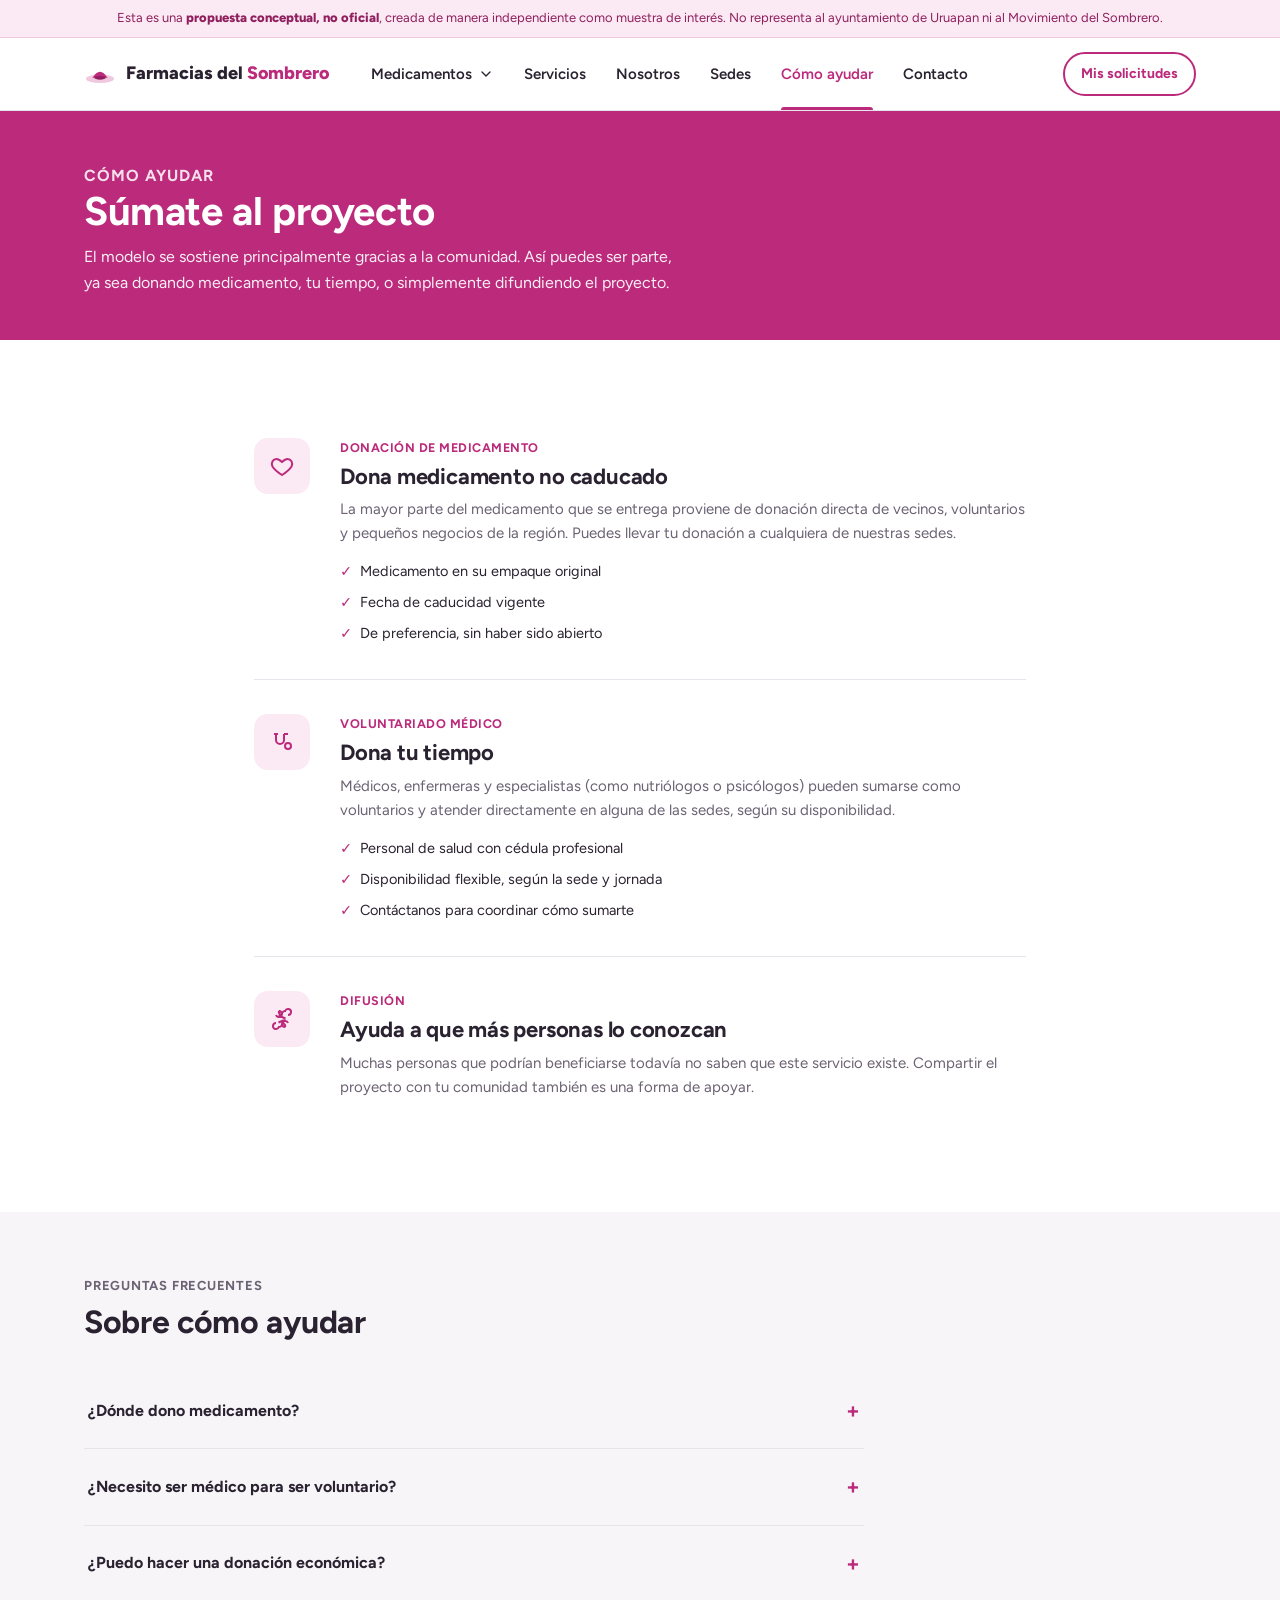
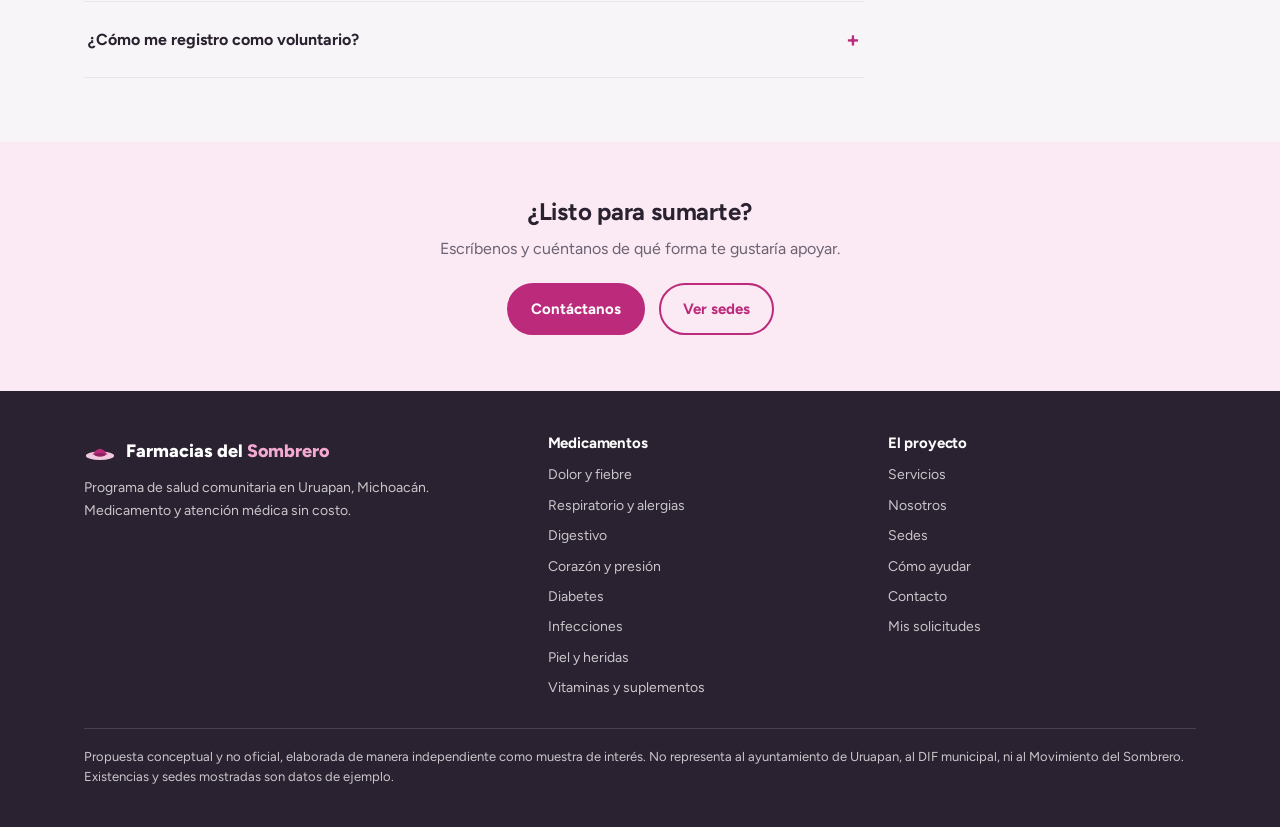
<file: como-ayudar.html>
<!DOCTYPE html>
<html lang="es-MX">
<head>
<meta charset="UTF-8">
<meta name="viewport" content="width=device-width, initial-scale=1.0">
<title>Cómo ayudar | Farmacias del Sombrero</title>
<link rel="preconnect" href="https://fonts.googleapis.com">
<link rel="preconnect" href="https://fonts.gstatic.com" crossorigin>
<link href="https://fonts.googleapis.com/css2?family=Figtree:wght@400;500;600;700;800&display=swap" rel="stylesheet">
<link rel="stylesheet" href="css/main.css">
</head>
<body data-page="como-ayudar">

<div id="site-disclaimer"></div>
<header id="site-header" class="site-header"></header>

<main>

<section class="pagina-hero">
  <div class="contenedor">
    <p class="section-eyebrow">Cómo ayudar</p>
    <h1>Súmate al proyecto</h1>
    <p>El modelo se sostiene principalmente gracias a la comunidad. Así puedes ser parte, ya sea donando medicamento, tu tiempo, o simplemente difundiendo el proyecto.</p>
  </div>
</section>

<section>
  <div class="contenedor" style="max-width:820px;">

    <div class="detalle-servicio">
      <div class="detalle-icono">
        <svg width="24" height="24" viewBox="0 0 24 24" fill="none" stroke="currentColor" stroke-width="2"><path d="M12 21s-7-4.35-9.5-8.5C.7 8.6 3 5 6.5 5c2 0 3.3 1 5.5 3 2.2-2 3.5-3 5.5-3 3.5 0 5.8 3.6 4 7.5C19 16.65 12 21 12 21z"/></svg>
      </div>
      <div>
        <p class="subtitulo">Donación de medicamento</p>
        <h2>Dona medicamento no caducado</h2>
        <p>La mayor parte del medicamento que se entrega proviene de donación directa de vecinos, voluntarios y pequeños negocios de la región. Puedes llevar tu donación a cualquiera de nuestras sedes.</p>
        <ul class="lista-requisitos">
          <li>Medicamento en su empaque original</li>
          <li>Fecha de caducidad vigente</li>
          <li>De preferencia, sin haber sido abierto</li>
        </ul>
      </div>
    </div>

    <div class="detalle-servicio">
      <div class="detalle-icono">
        <svg width="24" height="24" viewBox="0 0 24 24" fill="none" stroke="currentColor" stroke-width="2"><path d="M6 4v6a4 4 0 0 0 8 0V4M4 4h4M14 4h4"/><circle cx="18" cy="16" r="3"/></svg>
      </div>
      <div>
        <p class="subtitulo">Voluntariado médico</p>
        <h2>Dona tu tiempo</h2>
        <p>Médicos, enfermeras y especialistas (como nutriólogos o psicólogos) pueden sumarse como voluntarios y atender directamente en alguna de las sedes, según su disponibilidad.</p>
        <ul class="lista-requisitos">
          <li>Personal de salud con cédula profesional</li>
          <li>Disponibilidad flexible, según la sede y jornada</li>
          <li>Contáctanos para coordinar cómo sumarte</li>
        </ul>
      </div>
    </div>

    <div class="detalle-servicio">
      <div class="detalle-icono">
        <svg width="24" height="24" viewBox="0 0 24 24" fill="none" stroke="currentColor" stroke-width="2"><path d="M18 8a3 3 0 1 0-2.83-4H15a3 3 0 0 0-2.83 4M6 8a3 3 0 1 0 2.83-4H9a3 3 0 0 0 2.83 4M6 16a3 3 0 1 0 2.83 4H9a3 3 0 0 0 2.83-4M18 16a3 3 0 1 0-2.83 4H15a3 3 0 0 0-2.83-4M8.5 8.5l7 3M8.5 15.5l7-3"/></svg>
      </div>
      <div>
        <p class="subtitulo">Difusión</p>
        <h2>Ayuda a que más personas lo conozcan</h2>
        <p>Muchas personas que podrían beneficiarse todavía no saben que este servicio existe. Compartir el proyecto con tu comunidad también es una forma de apoyar.</p>
      </div>
    </div>

  </div>
</section>

<section class="faq">
  <div class="contenedor">
    <div class="section-head">
      <p class="section-eyebrow">Preguntas frecuentes</p>
      <h2>Sobre cómo ayudar</h2>
    </div>
    <div class="faq-lista">

      <div class="faq-item">
        <button class="faq-pregunta">¿Dónde dono medicamento?<span class="faq-signo">+</span></button>
        <div class="faq-respuesta"><div class="faq-respuesta-inner">Puedes llevarlo directamente a cualquiera de nuestras 7 sedes, siempre que esté en su empaque original y con fecha de caducidad vigente.</div></div>
      </div>

      <div class="faq-item">
        <button class="faq-pregunta">¿Necesito ser médico para ser voluntario?<span class="faq-signo">+</span></button>
        <div class="faq-respuesta"><div class="faq-respuesta-inner">El voluntariado en consulta está dirigido a personal de salud con cédula profesional. Si quieres apoyar de otra forma, escríbenos por el formulario de contacto.</div></div>
      </div>

      <div class="faq-item">
        <button class="faq-pregunta">¿Puedo hacer una donación económica?<span class="faq-signo">+</span></button>
        <div class="faq-respuesta"><div class="faq-respuesta-inner">El modelo se sostiene principalmente con donación de medicamento y tiempo voluntario. Si buscas otra forma de apoyar, contáctanos y con gusto te orientamos.</div></div>
      </div>

      <div class="faq-item">
        <button class="faq-pregunta">¿Cómo me registro como voluntario?<span class="faq-signo">+</span></button>
        <div class="faq-respuesta"><div class="faq-respuesta-inner">A través de nuestro formulario de contacto, seleccionando la opción "Quiero ser voluntario". Te contactaremos para coordinar los siguientes pasos.</div></div>
      </div>

    </div>
  </div>
</section>

<section class="cta-banda">
  <div class="contenedor">
    <h2>¿Listo para sumarte?</h2>
    <p>Escríbenos y cuéntanos de qué forma te gustaría apoyar.</p>
    <div class="hero-ctas">
      <a href="contacto.html" class="btn-primario">Contáctanos</a>
      <a href="sedes.html" class="btn-secundario">Ver sedes</a>
    </div>
  </div>
</section>

</main>

<footer id="site-footer" class="site-footer"></footer>

<script type="module" src="js/pages/estatica.js"></script>
</body>
</html>
</file>
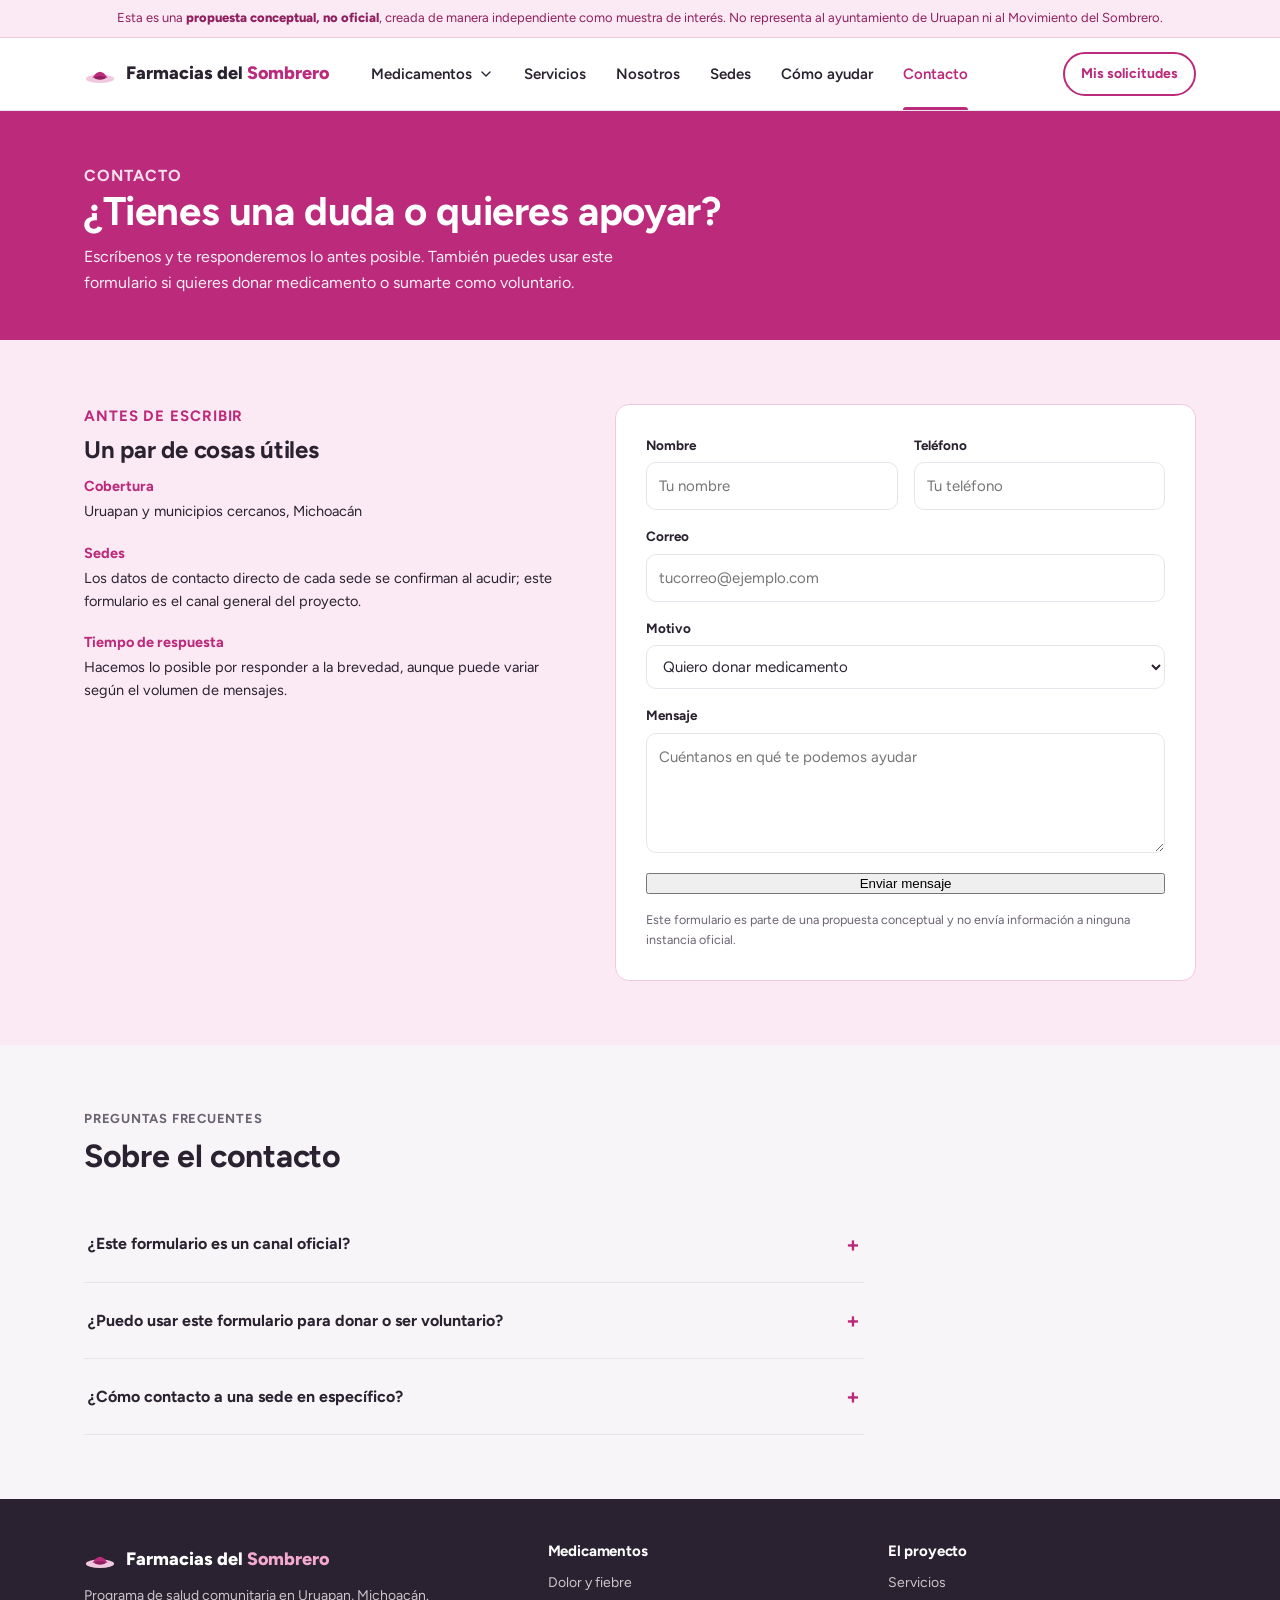
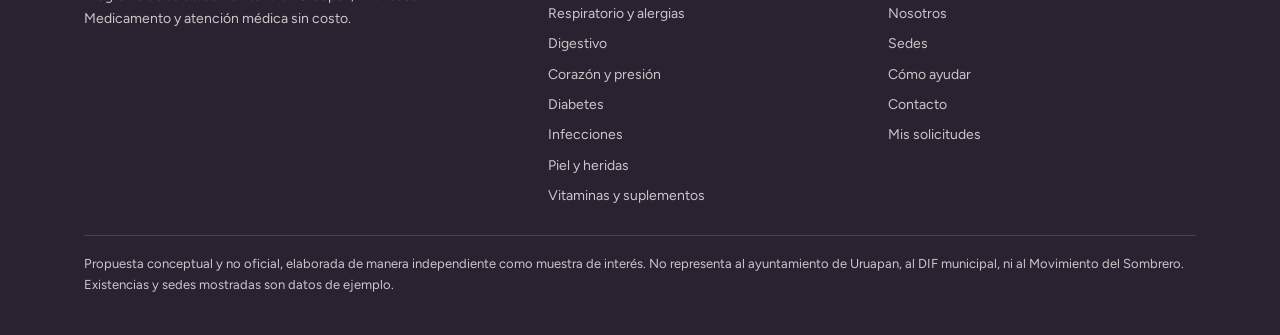
<file: contacto.html>
<!DOCTYPE html>
<html lang="es-MX">
<head>
<meta charset="UTF-8">
<meta name="viewport" content="width=device-width, initial-scale=1.0">
<title>Contacto | Farmacias del Sombrero</title>
<link rel="preconnect" href="https://fonts.googleapis.com">
<link rel="preconnect" href="https://fonts.gstatic.com" crossorigin>
<link href="https://fonts.googleapis.com/css2?family=Figtree:wght@400;500;600;700;800&display=swap" rel="stylesheet">
<link rel="stylesheet" href="css/main.css">
</head>
<body data-page="contacto">

<div id="site-disclaimer"></div>
<header id="site-header" class="site-header"></header>

<main>

<section class="pagina-hero">
  <div class="contenedor">
    <p class="section-eyebrow">Contacto</p>
    <h1>¿Tienes una duda o quieres apoyar?</h1>
    <p>Escríbenos y te responderemos lo antes posible. También puedes usar este formulario si quieres donar medicamento o sumarte como voluntario.</p>
  </div>
</section>

<section class="contacto">
  <div class="contenedor">
    <div class="contacto-info">
      <p class="section-eyebrow" style="color:var(--magenta)">Antes de escribir</p>
      <h2>Un par de cosas útiles</h2>
      <div class="contacto-dato">
        <div>
          <span class="etiqueta">Cobertura</span>
          Uruapan y municipios cercanos, Michoacán
        </div>
      </div>
      <div class="contacto-dato">
        <div>
          <span class="etiqueta">Sedes</span>
          Los datos de contacto directo de cada sede se confirman al acudir; este formulario es el canal general del proyecto.
        </div>
      </div>
      <div class="contacto-dato">
        <div>
          <span class="etiqueta">Tiempo de respuesta</span>
          Hacemos lo posible por responder a la brevedad, aunque puede variar según el volumen de mensajes.
        </div>
      </div>
    </div>
    <form class="contacto-form">
      <div class="campo-fila">
        <div class="campo">
          <label for="nombre">Nombre</label>
          <input type="text" id="nombre" name="nombre" placeholder="Tu nombre" required>
        </div>
        <div class="campo">
          <label for="telefono">Teléfono</label>
          <input type="tel" id="telefono" name="telefono" placeholder="Tu teléfono">
        </div>
      </div>
      <div class="campo">
        <label for="correo">Correo</label>
        <input type="email" id="correo" name="correo" placeholder="tucorreo@ejemplo.com" required>
      </div>
      <div class="campo">
        <label for="motivo">Motivo</label>
        <select id="motivo" name="motivo">
          <option>Quiero donar medicamento</option>
          <option>Quiero ser voluntario</option>
          <option>Tengo una pregunta sobre una sede</option>
          <option>Tengo una pregunta general</option>
          <option>Otro</option>
        </select>
      </div>
      <div class="campo">
        <label for="mensaje">Mensaje</label>
        <textarea id="mensaje" name="mensaje" rows="4" placeholder="Cuéntanos en qué te podemos ayudar" required></textarea>
      </div>
      <button type="submit" class="form-btn">Enviar mensaje</button>
      <p class="form-nota">Este formulario es parte de una propuesta conceptual y no envía información a ninguna instancia oficial.</p>
    </form>
  </div>
</section>

<section class="faq">
  <div class="contenedor">
    <div class="section-head">
      <p class="section-eyebrow">Preguntas frecuentes</p>
      <h2>Sobre el contacto</h2>
    </div>
    <div class="faq-lista">

      <div class="faq-item">
        <button class="faq-pregunta">¿Este formulario es un canal oficial?<span class="faq-signo">+</span></button>
        <div class="faq-respuesta"><div class="faq-respuesta-inner">No. Este sitio es una propuesta conceptual, no oficial, así que este formulario no envía información a ninguna instancia de gobierno.</div></div>
      </div>

      <div class="faq-item">
        <button class="faq-pregunta">¿Puedo usar este formulario para donar o ser voluntario?<span class="faq-signo">+</span></button>
        <div class="faq-respuesta"><div class="faq-respuesta-inner">Sí, selecciona el motivo correspondiente al llenarlo y con gusto te orientamos sobre los siguientes pasos.</div></div>
      </div>

      <div class="faq-item">
        <button class="faq-pregunta">¿Cómo contacto a una sede en específico?<span class="faq-signo">+</span></button>
        <div class="faq-respuesta"><div class="faq-respuesta-inner">Este formulario es el canal general del proyecto. Los datos de contacto directo de cada sede se confirman al momento de la visita.</div></div>
      </div>

    </div>
  </div>
</section>

</main>

<footer id="site-footer" class="site-footer"></footer>

<script type="module" src="js/pages/estatica.js"></script>
</body>
</html>
</file>
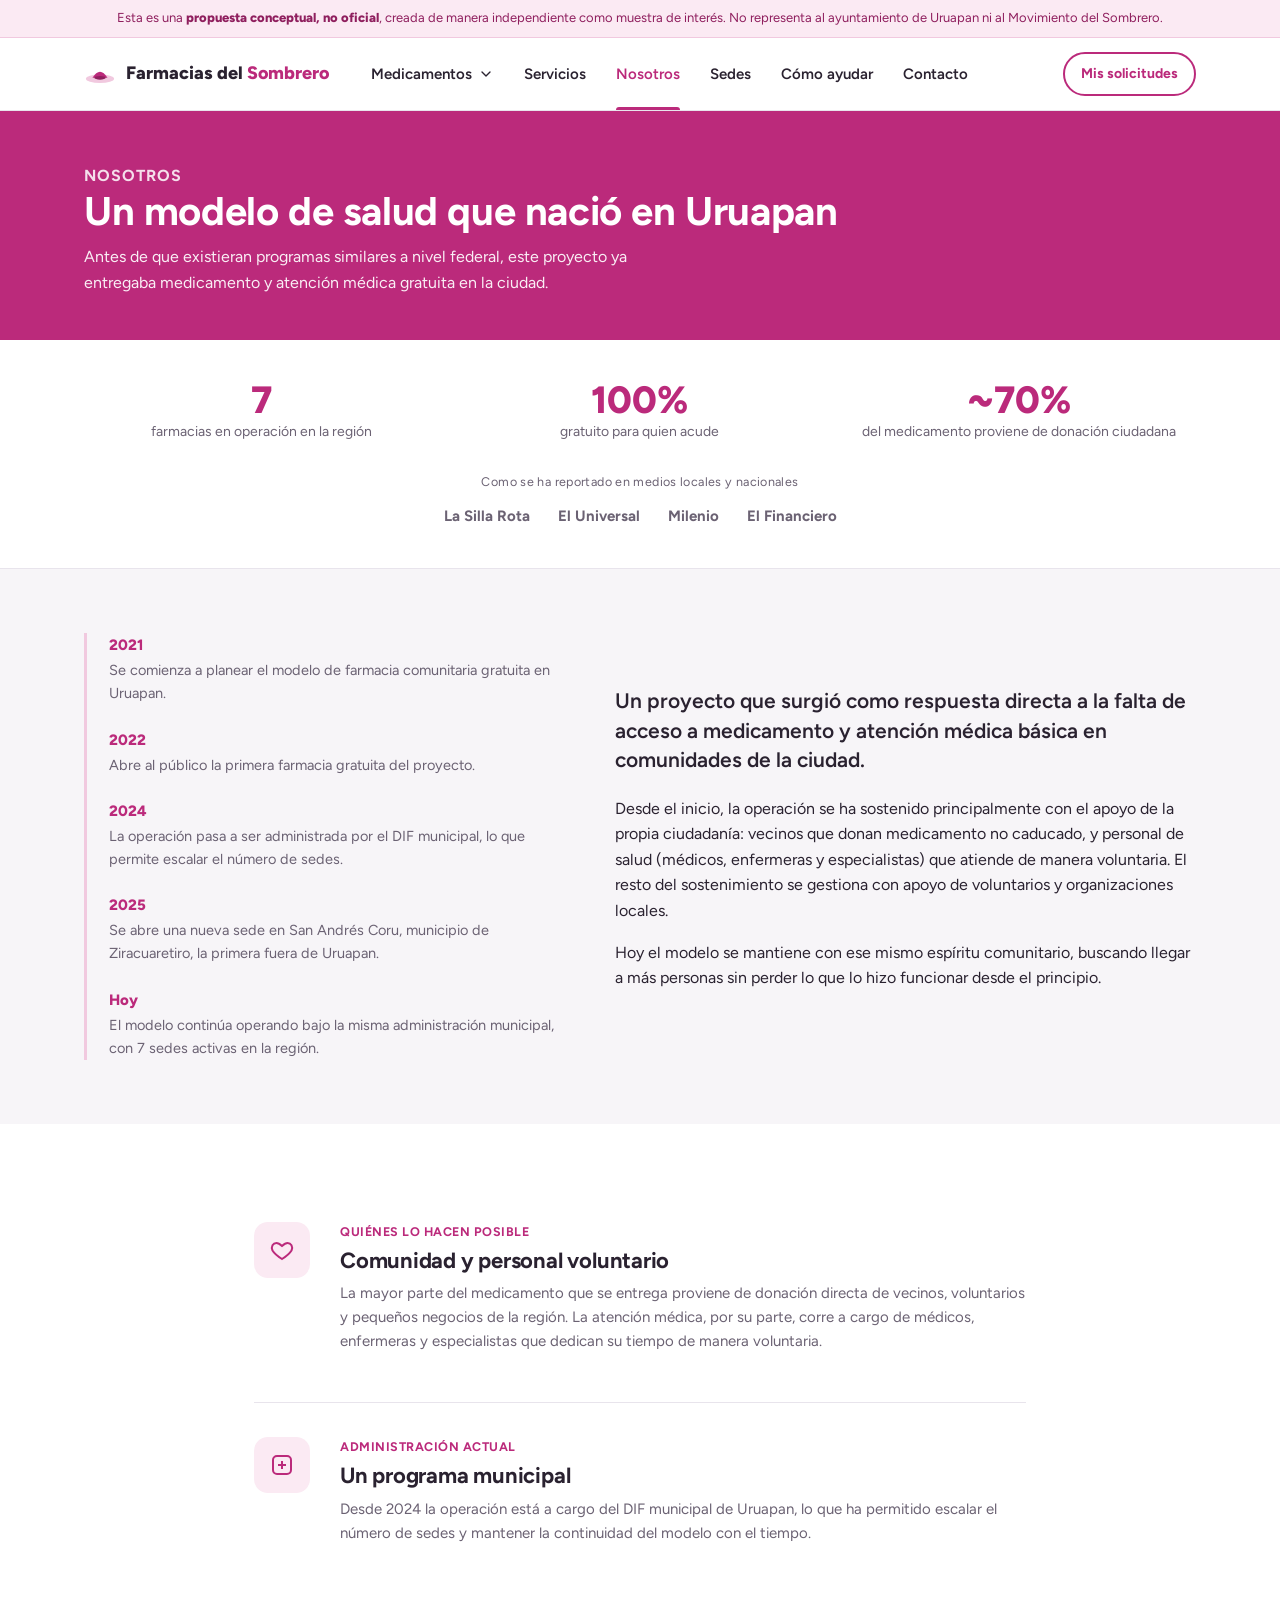
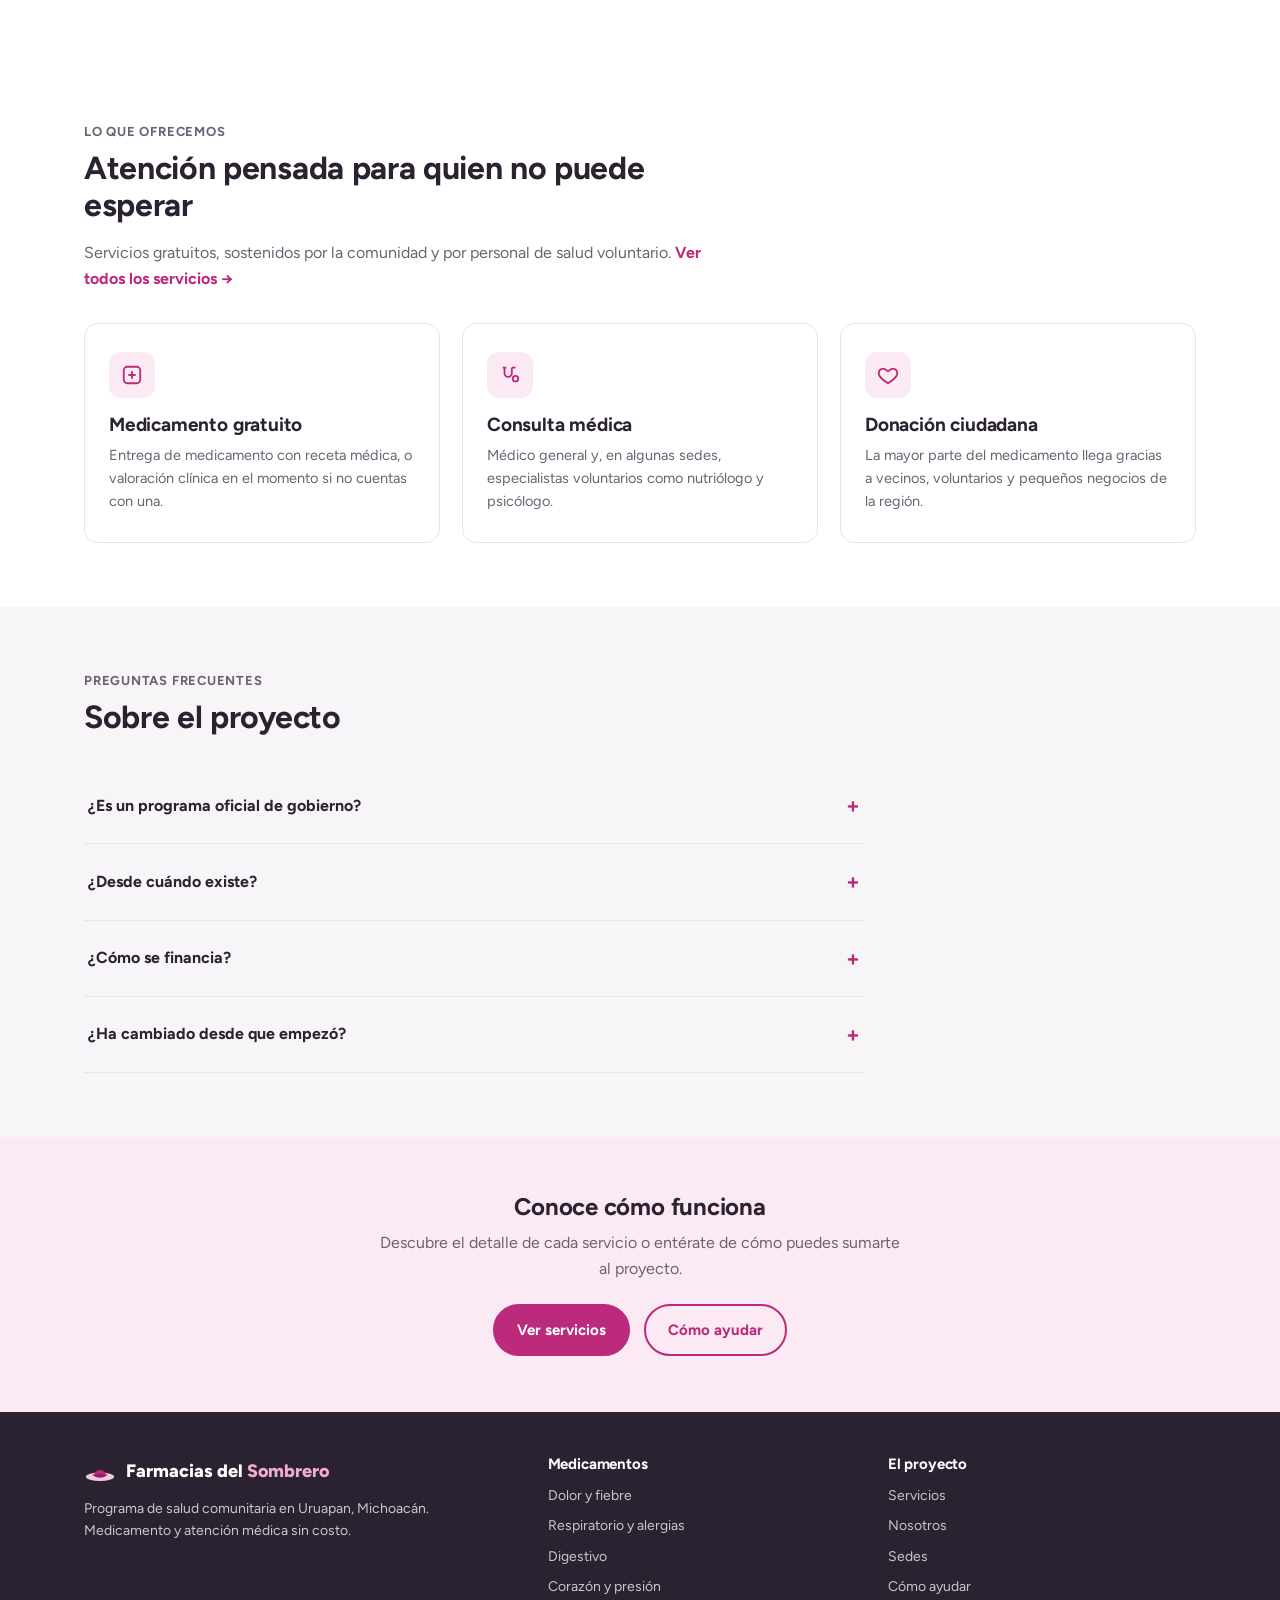
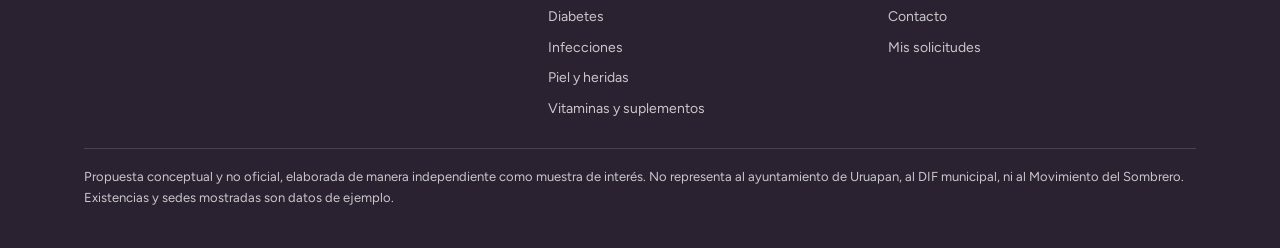
<file: nosotros.html>
<!DOCTYPE html>
<html lang="es-MX">
<head>
<meta charset="UTF-8">
<meta name="viewport" content="width=device-width, initial-scale=1.0">
<title>Nosotros | Farmacias del Sombrero</title>
<link rel="preconnect" href="https://fonts.googleapis.com">
<link rel="preconnect" href="https://fonts.gstatic.com" crossorigin>
<link href="https://fonts.googleapis.com/css2?family=Figtree:wght@400;500;600;700;800&display=swap" rel="stylesheet">
<link rel="stylesheet" href="css/main.css">
</head>
<body data-page="nosotros">

<div id="site-disclaimer"></div>
<header id="site-header" class="site-header"></header>

<main>

<section class="pagina-hero">
  <div class="contenedor">
    <p class="section-eyebrow">Nosotros</p>
    <h1>Un modelo de salud que nació en Uruapan</h1>
    <p>Antes de que existieran programas similares a nivel federal, este proyecto ya entregaba medicamento y atención médica gratuita en la ciudad.</p>
  </div>
</section>

<section class="social-proof">
  <div class="contenedor">
    <div class="stats">
      <div><div class="stat-num">7</div><div class="stat-label">farmacias en operación en la región</div></div>
      <div><div class="stat-num">100%</div><div class="stat-label">gratuito para quien acude</div></div>
      <div><div class="stat-num">~70%</div><div class="stat-label">del medicamento proviene de donación ciudadana</div></div>
    </div>
    <p class="prensa">Como se ha reportado en medios locales y nacionales</p>
    <div class="prensa-logos"><span>La Silla Rota</span><span>El Universal</span><span>Milenio</span><span>El Financiero</span></div>
  </div>
</section>

<section class="acerca">
  <div class="contenedor">
    <div class="acerca-timeline">
      <div>
        <div class="año">2021</div>
        <p>Se comienza a planear el modelo de farmacia comunitaria gratuita en Uruapan.</p>
      </div>
      <div>
        <div class="año">2022</div>
        <p>Abre al público la primera farmacia gratuita del proyecto.</p>
      </div>
      <div>
        <div class="año">2024</div>
        <p>La operación pasa a ser administrada por el DIF municipal, lo que permite escalar el número de sedes.</p>
      </div>
      <div>
        <div class="año">2025</div>
        <p>Se abre una nueva sede en San Andrés Coru, municipio de Ziracuaretiro, la primera fuera de Uruapan.</p>
      </div>
      <div>
        <div class="año">Hoy</div>
        <p>El modelo continúa operando bajo la misma administración municipal, con 7 sedes activas en la región.</p>
      </div>
    </div>
    <div class="acerca-texto">
      <p>Un proyecto que surgió como respuesta directa a la falta de acceso a medicamento y atención médica básica en comunidades de la ciudad.</p>
      <p>Desde el inicio, la operación se ha sostenido principalmente con el apoyo de la propia ciudadanía: vecinos que donan medicamento no caducado, y personal de salud (médicos, enfermeras y especialistas) que atiende de manera voluntaria. El resto del sostenimiento se gestiona con apoyo de voluntarios y organizaciones locales.</p>
      <p>Hoy el modelo se mantiene con ese mismo espíritu comunitario, buscando llegar a más personas sin perder lo que lo hizo funcionar desde el principio.</p>
    </div>
  </div>
</section>

<section>
  <div class="contenedor" style="max-width:820px;">

    <div class="detalle-servicio">
      <div class="detalle-icono">
        <svg width="24" height="24" viewBox="0 0 24 24" fill="none" stroke="currentColor" stroke-width="2"><path d="M12 21s-7-4.35-9.5-8.5C.7 8.6 3 5 6.5 5c2 0 3.3 1 5.5 3 2.2-2 3.5-3 5.5-3 3.5 0 5.8 3.6 4 7.5C19 16.65 12 21 12 21z"/></svg>
      </div>
      <div>
        <p class="subtitulo">Quiénes lo hacen posible</p>
        <h2>Comunidad y personal voluntario</h2>
        <p>La mayor parte del medicamento que se entrega proviene de donación directa de vecinos, voluntarios y pequeños negocios de la región. La atención médica, por su parte, corre a cargo de médicos, enfermeras y especialistas que dedican su tiempo de manera voluntaria.</p>
      </div>
    </div>

    <div class="detalle-servicio">
      <div class="detalle-icono">
        <svg width="24" height="24" viewBox="0 0 24 24" fill="none" stroke="currentColor" stroke-width="2"><rect x="3" y="3" width="18" height="18" rx="4"/><path d="M8 12h8M12 8v8"/></svg>
      </div>
      <div>
        <p class="subtitulo">Administración actual</p>
        <h2>Un programa municipal</h2>
        <p>Desde 2024 la operación está a cargo del DIF municipal de Uruapan, lo que ha permitido escalar el número de sedes y mantener la continuidad del modelo con el tiempo.</p>
      </div>
    </div>

  </div>
</section>

<section>
  <div class="contenedor">
    <div class="section-head">
      <p class="section-eyebrow">Lo que ofrecemos</p>
      <h2>Atención pensada para quien no puede esperar</h2>
      <p>Servicios gratuitos, sostenidos por la comunidad y por personal de salud voluntario. <a class="enlace-flecha" href="servicios.html">Ver todos los servicios →</a></p>
    </div>
    <div class="servicios-grid">
      <div class="servicio-card">
        <div class="servicio-icono"><svg width="22" height="22" viewBox="0 0 24 24" fill="none" stroke="currentColor" stroke-width="2" aria-hidden="true"><rect x="3" y="3" width="18" height="18" rx="4"/><path d="M8 12h8M12 8v8"/></svg></div>
        <h3>Medicamento gratuito</h3>
        <p>Entrega de medicamento con receta médica, o valoración clínica en el momento si no cuentas con una.</p>
      </div>
      <div class="servicio-card">
        <div class="servicio-icono"><svg width="22" height="22" viewBox="0 0 24 24" fill="none" stroke="currentColor" stroke-width="2" aria-hidden="true"><path d="M6 4v6a4 4 0 0 0 8 0V4M4 4h4M14 4h4"/><circle cx="18" cy="16" r="3"/></svg></div>
        <h3>Consulta médica</h3>
        <p>Médico general y, en algunas sedes, especialistas voluntarios como nutriólogo y psicólogo.</p>
      </div>
      <div class="servicio-card">
        <div class="servicio-icono"><svg width="22" height="22" viewBox="0 0 24 24" fill="none" stroke="currentColor" stroke-width="2" aria-hidden="true"><path d="M12 21s-7-4.35-9.5-8.5C.7 8.6 3 5 6.5 5c2 0 3.3 1 5.5 3 2.2-2 3.5-3 5.5-3 3.5 0 5.8 3.6 4 7.5C19 16.65 12 21 12 21z"/></svg></div>
        <h3>Donación ciudadana</h3>
        <p>La mayor parte del medicamento llega gracias a vecinos, voluntarios y pequeños negocios de la región.</p>
      </div>
    </div>
  </div>
</section>

<section class="faq">
  <div class="contenedor">
    <div class="section-head">
      <p class="section-eyebrow">Preguntas frecuentes</p>
      <h2>Sobre el proyecto</h2>
    </div>
    <div class="faq-lista">

      <div class="faq-item">
        <button class="faq-pregunta">¿Es un programa oficial de gobierno?<span class="faq-signo">+</span></button>
        <div class="faq-respuesta"><div class="faq-respuesta-inner">Es un programa municipal, administrado actualmente por el DIF de Uruapan, aunque gran parte de su operación se sostiene con donación ciudadana y trabajo voluntario.</div></div>
      </div>

      <div class="faq-item">
        <button class="faq-pregunta">¿Desde cuándo existe?<span class="faq-signo">+</span></button>
        <div class="faq-respuesta"><div class="faq-respuesta-inner">Comenzó a planearse en 2021 y la primera farmacia abrió al público en 2022.</div></div>
      </div>

      <div class="faq-item">
        <button class="faq-pregunta">¿Cómo se financia?<span class="faq-signo">+</span></button>
        <div class="faq-respuesta"><div class="faq-respuesta-inner">Principalmente con donación ciudadana de medicamento, además del apoyo de voluntarios y organizaciones locales.</div></div>
      </div>

      <div class="faq-item">
        <button class="faq-pregunta">¿Ha cambiado desde que empezó?<span class="faq-signo">+</span></button>
        <div class="faq-respuesta"><div class="faq-respuesta-inner">Sí. Pasó de una sola farmacia en 2022 a 7 sedes activas hoy, incluyendo su primera expansión fuera de Uruapan en 2025.</div></div>
      </div>

    </div>
  </div>
</section>

<section class="cta-banda">
  <div class="contenedor">
    <h2>Conoce cómo funciona</h2>
    <p>Descubre el detalle de cada servicio o entérate de cómo puedes sumarte al proyecto.</p>
    <div class="hero-ctas">
      <a href="servicios.html" class="btn-primario">Ver servicios</a>
      <a href="como-ayudar.html" class="btn-secundario">Cómo ayudar</a>
    </div>
  </div>
</section>

</main>

<footer id="site-footer" class="site-footer"></footer>

<script type="module" src="js/pages/estatica.js"></script>
</body>
</html>
</file>
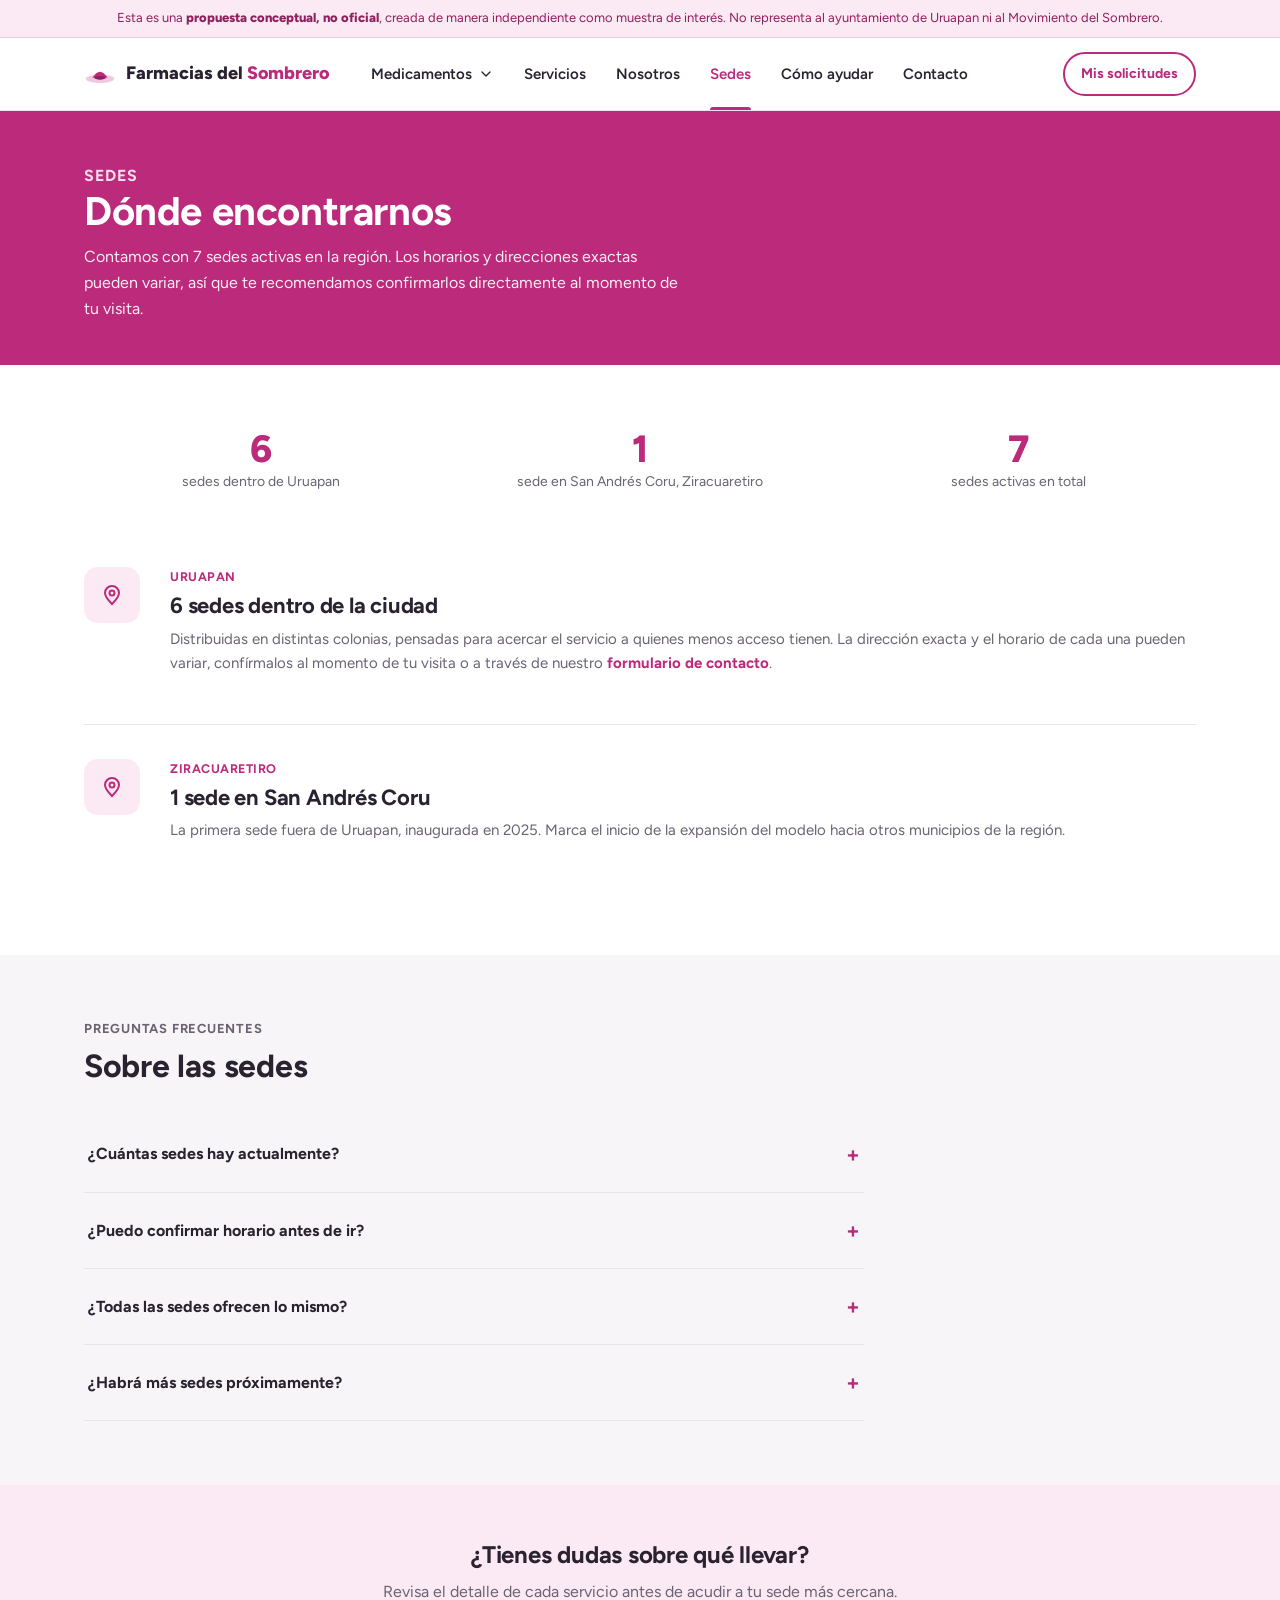
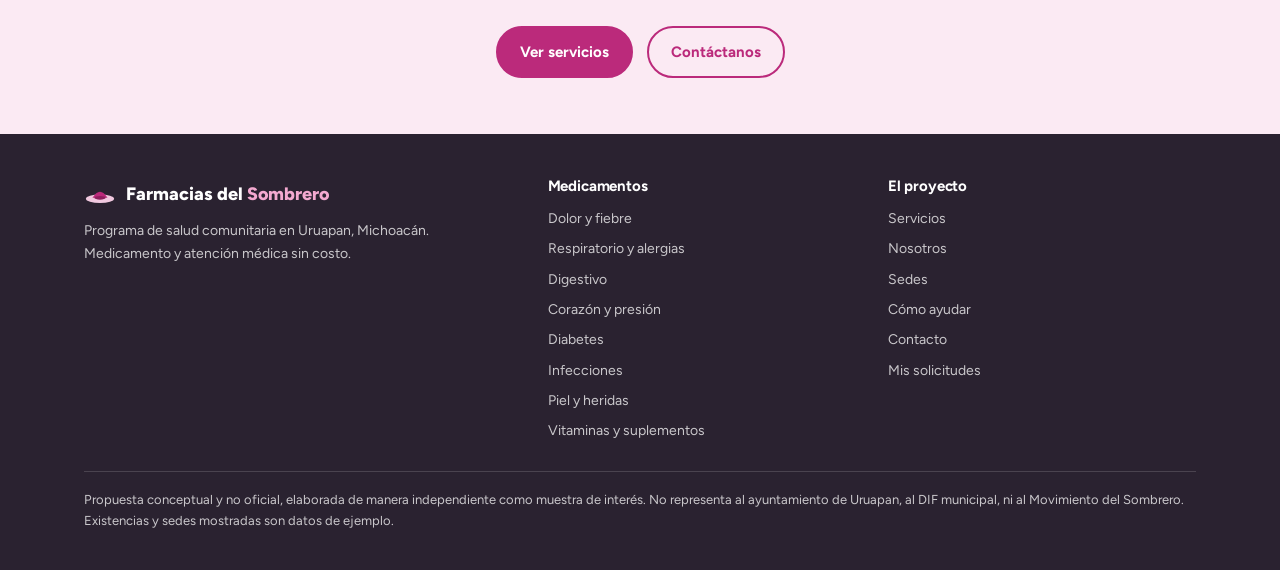
<file: sedes.html>
<!DOCTYPE html>
<html lang="es-MX">
<head>
<meta charset="UTF-8">
<meta name="viewport" content="width=device-width, initial-scale=1.0">
<title>Sedes | Farmacias del Sombrero</title>
<link rel="preconnect" href="https://fonts.googleapis.com">
<link rel="preconnect" href="https://fonts.gstatic.com" crossorigin>
<link href="https://fonts.googleapis.com/css2?family=Figtree:wght@400;500;600;700;800&display=swap" rel="stylesheet">
<link rel="stylesheet" href="css/main.css">
</head>
<body data-page="sedes">

<div id="site-disclaimer"></div>
<header id="site-header" class="site-header"></header>

<main>

<section class="pagina-hero">
  <div class="contenedor">
    <p class="section-eyebrow">Sedes</p>
    <h1>Dónde encontrarnos</h1>
    <p>Contamos con 7 sedes activas en la región. Los horarios y direcciones exactas pueden variar, así que te recomendamos confirmarlos directamente al momento de tu visita.</p>
  </div>
</section>

<section>
  <div class="contenedor">
    <div class="stats" style="margin-bottom:40px;">
      <div>
        <div class="stat-num">6</div>
        <div class="stat-label">sedes dentro de Uruapan</div>
      </div>
      <div>
        <div class="stat-num">1</div>
        <div class="stat-label">sede en San Andrés Coru, Ziracuaretiro</div>
      </div>
      <div>
        <div class="stat-num">7</div>
        <div class="stat-label">sedes activas en total</div>
      </div>
    </div>

    <div class="detalle-servicio">
      <div class="detalle-icono">
        <svg width="24" height="24" viewBox="0 0 24 24" fill="none" stroke="currentColor" stroke-width="2"><path d="M12 21c-4.5-4.5-7-8-7-11a7 7 0 0 1 14 0c0 3-2.5 6.5-7 11z"/><circle cx="12" cy="10" r="2.5"/></svg>
      </div>
      <div>
        <p class="subtitulo">Uruapan</p>
        <h2>6 sedes dentro de la ciudad</h2>
        <p>Distribuidas en distintas colonias, pensadas para acercar el servicio a quienes menos acceso tienen. La dirección exacta y el horario de cada una pueden variar, confírmalos al momento de tu visita o a través de nuestro <a href="contacto.html" class="enlace-flecha">formulario de contacto</a>.</p>
      </div>
    </div>

    <div class="detalle-servicio">
      <div class="detalle-icono">
        <svg width="24" height="24" viewBox="0 0 24 24" fill="none" stroke="currentColor" stroke-width="2"><path d="M12 21c-4.5-4.5-7-8-7-11a7 7 0 0 1 14 0c0 3-2.5 6.5-7 11z"/><circle cx="12" cy="10" r="2.5"/></svg>
      </div>
      <div>
        <p class="subtitulo">Ziracuaretiro</p>
        <h2>1 sede en San Andrés Coru</h2>
        <p>La primera sede fuera de Uruapan, inaugurada en 2025. Marca el inicio de la expansión del modelo hacia otros municipios de la región.</p>
      </div>
    </div>

  </div>
</section>

<section class="faq">
  <div class="contenedor">
    <div class="section-head">
      <p class="section-eyebrow">Preguntas frecuentes</p>
      <h2>Sobre las sedes</h2>
    </div>
    <div class="faq-lista">

      <div class="faq-item">
        <button class="faq-pregunta">¿Cuántas sedes hay actualmente?<span class="faq-signo">+</span></button>
        <div class="faq-respuesta"><div class="faq-respuesta-inner">7 en total: 6 dentro de Uruapan y 1 en San Andrés Coru, municipio de Ziracuaretiro.</div></div>
      </div>

      <div class="faq-item">
        <button class="faq-pregunta">¿Puedo confirmar horario antes de ir?<span class="faq-signo">+</span></button>
        <div class="faq-respuesta"><div class="faq-respuesta-inner">Te recomendamos confirmar horario y dirección exacta al momento de tu visita, ya que pueden variar. También puedes escribirnos a través del formulario de contacto.</div></div>
      </div>

      <div class="faq-item">
        <button class="faq-pregunta">¿Todas las sedes ofrecen lo mismo?<span class="faq-signo">+</span></button>
        <div class="faq-respuesta"><div class="faq-respuesta-inner">El servicio base (medicamento y valoración médica) es el mismo en todas, pero la disponibilidad de especialistas puede variar de una sede a otra.</div></div>
      </div>

      <div class="faq-item">
        <button class="faq-pregunta">¿Habrá más sedes próximamente?<span class="faq-signo">+</span></button>
        <div class="faq-respuesta"><div class="faq-respuesta-inner">El proyecto ha ido creciendo de manera gradual desde 2022, incluyendo su primera expansión fuera de Uruapan en 2025, así que no se descarta que continúe creciendo.</div></div>
      </div>

    </div>
  </div>
</section>

<section class="cta-banda">
  <div class="contenedor">
    <h2>¿Tienes dudas sobre qué llevar?</h2>
    <p>Revisa el detalle de cada servicio antes de acudir a tu sede más cercana.</p>
    <div class="hero-ctas">
      <a href="servicios.html" class="btn-primario">Ver servicios</a>
      <a href="contacto.html" class="btn-secundario">Contáctanos</a>
    </div>
  </div>
</section>

</main>

<footer id="site-footer" class="site-footer"></footer>

<script type="module" src="js/pages/estatica.js"></script>
</body>
</html>
</file>
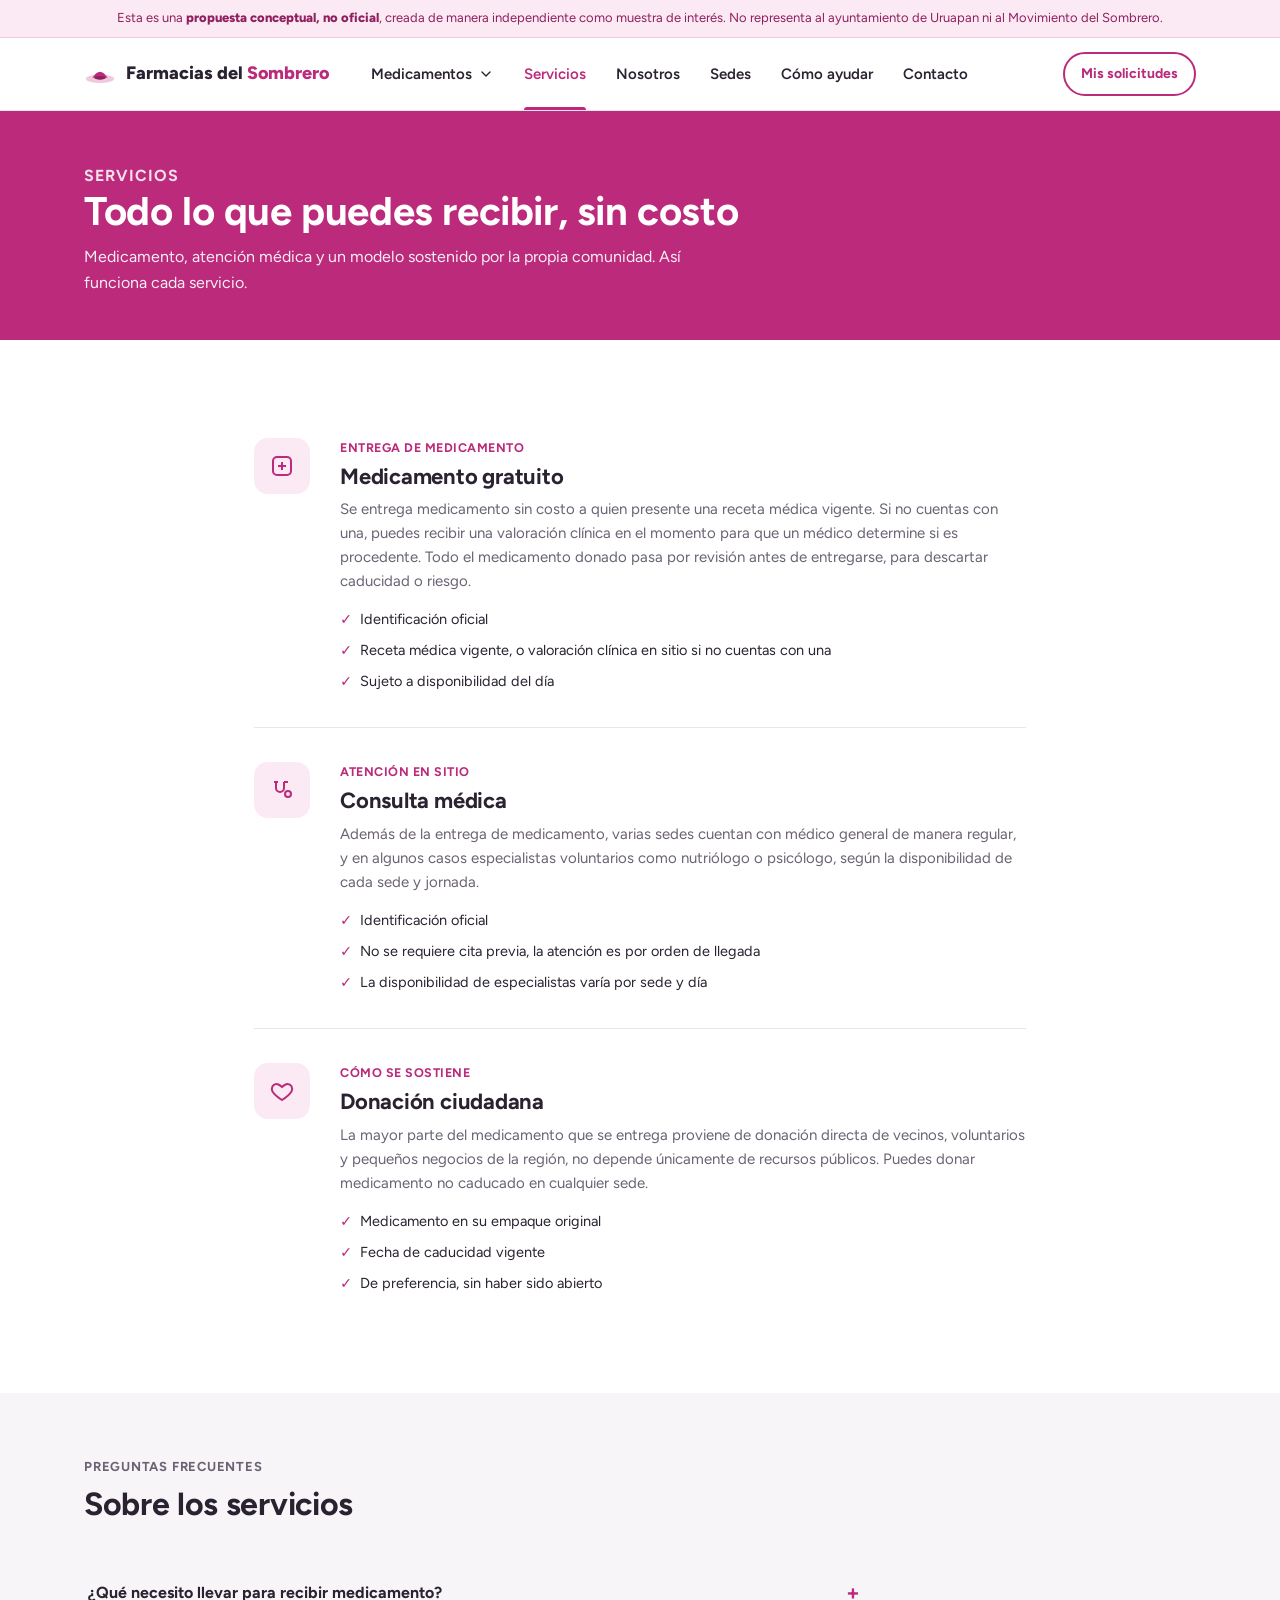
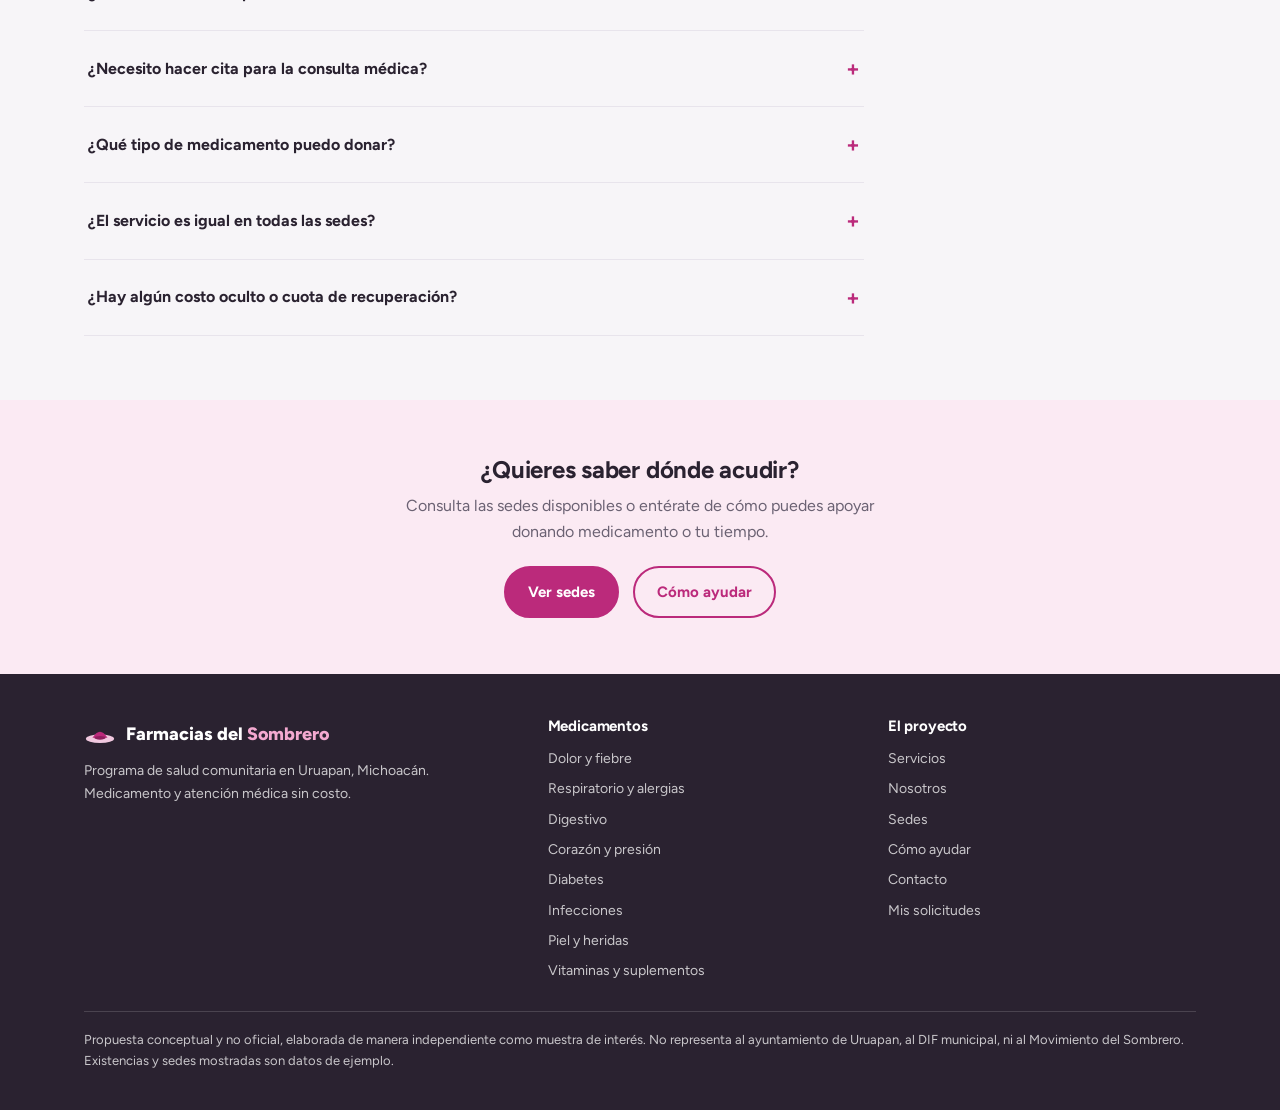
<file: servicios.html>
<!DOCTYPE html>
<html lang="es-MX">
<head>
<meta charset="UTF-8">
<meta name="viewport" content="width=device-width, initial-scale=1.0">
<title>Servicios | Farmacias del Sombrero</title>
<link rel="preconnect" href="https://fonts.googleapis.com">
<link rel="preconnect" href="https://fonts.gstatic.com" crossorigin>
<link href="https://fonts.googleapis.com/css2?family=Figtree:wght@400;500;600;700;800&display=swap" rel="stylesheet">
<link rel="stylesheet" href="css/main.css">
</head>
<body data-page="servicios">

<div id="site-disclaimer"></div>
<header id="site-header" class="site-header"></header>

<main>

<section class="pagina-hero">
  <div class="contenedor">
    <p class="section-eyebrow">Servicios</p>
    <h1>Todo lo que puedes recibir, sin costo</h1>
    <p>Medicamento, atención médica y un modelo sostenido por la propia comunidad. Así funciona cada servicio.</p>
  </div>
</section>

<section>
  <div class="contenedor" style="max-width:820px;">

    <div class="detalle-servicio">
      <div class="detalle-icono">
        <svg width="24" height="24" viewBox="0 0 24 24" fill="none" stroke="currentColor" stroke-width="2"><rect x="3" y="3" width="18" height="18" rx="4"/><path d="M8 12h8M12 8v8"/></svg>
      </div>
      <div>
        <p class="subtitulo">Entrega de medicamento</p>
        <h2>Medicamento gratuito</h2>
        <p>Se entrega medicamento sin costo a quien presente una receta médica vigente. Si no cuentas con una, puedes recibir una valoración clínica en el momento para que un médico determine si es procedente. Todo el medicamento donado pasa por revisión antes de entregarse, para descartar caducidad o riesgo.</p>
        <ul class="lista-requisitos">
          <li>Identificación oficial</li>
          <li>Receta médica vigente, o valoración clínica en sitio si no cuentas con una</li>
          <li>Sujeto a disponibilidad del día</li>
        </ul>
      </div>
    </div>

    <div class="detalle-servicio">
      <div class="detalle-icono">
        <svg width="24" height="24" viewBox="0 0 24 24" fill="none" stroke="currentColor" stroke-width="2"><path d="M6 4v6a4 4 0 0 0 8 0V4M4 4h4M14 4h4"/><circle cx="18" cy="16" r="3"/></svg>
      </div>
      <div>
        <p class="subtitulo">Atención en sitio</p>
        <h2>Consulta médica</h2>
        <p>Además de la entrega de medicamento, varias sedes cuentan con médico general de manera regular, y en algunos casos especialistas voluntarios como nutriólogo o psicólogo, según la disponibilidad de cada sede y jornada.</p>
        <ul class="lista-requisitos">
          <li>Identificación oficial</li>
          <li>No se requiere cita previa, la atención es por orden de llegada</li>
          <li>La disponibilidad de especialistas varía por sede y día</li>
        </ul>
      </div>
    </div>

    <div class="detalle-servicio">
      <div class="detalle-icono">
        <svg width="24" height="24" viewBox="0 0 24 24" fill="none" stroke="currentColor" stroke-width="2"><path d="M12 21s-7-4.35-9.5-8.5C.7 8.6 3 5 6.5 5c2 0 3.3 1 5.5 3 2.2-2 3.5-3 5.5-3 3.5 0 5.8 3.6 4 7.5C19 16.65 12 21 12 21z"/></svg>
      </div>
      <div>
        <p class="subtitulo">Cómo se sostiene</p>
        <h2>Donación ciudadana</h2>
        <p>La mayor parte del medicamento que se entrega proviene de donación directa de vecinos, voluntarios y pequeños negocios de la región, no depende únicamente de recursos públicos. Puedes donar medicamento no caducado en cualquier sede.</p>
        <ul class="lista-requisitos">
          <li>Medicamento en su empaque original</li>
          <li>Fecha de caducidad vigente</li>
          <li>De preferencia, sin haber sido abierto</li>
        </ul>
      </div>
    </div>

  </div>
</section>

<section class="faq">
  <div class="contenedor">
    <div class="section-head">
      <p class="section-eyebrow">Preguntas frecuentes</p>
      <h2>Sobre los servicios</h2>
    </div>
    <div class="faq-lista">

      <div class="faq-item">
        <button class="faq-pregunta">¿Qué necesito llevar para recibir medicamento?<span class="faq-signo">+</span></button>
        <div class="faq-respuesta"><div class="faq-respuesta-inner">Identificación oficial y, de preferencia, receta médica vigente. Si no tienes receta, puedes recibir una valoración clínica en el momento.</div></div>
      </div>

      <div class="faq-item">
        <button class="faq-pregunta">¿Necesito hacer cita para la consulta médica?<span class="faq-signo">+</span></button>
        <div class="faq-respuesta"><div class="faq-respuesta-inner">No, la atención es por orden de llegada. Los horarios y la disponibilidad de especialistas pueden variar según la sede.</div></div>
      </div>

      <div class="faq-item">
        <button class="faq-pregunta">¿Qué tipo de medicamento puedo donar?<span class="faq-signo">+</span></button>
        <div class="faq-respuesta"><div class="faq-respuesta-inner">Medicamento en su empaque original, con fecha de caducidad vigente y, de preferencia, sin abrir.</div></div>
      </div>

      <div class="faq-item">
        <button class="faq-pregunta">¿El servicio es igual en todas las sedes?<span class="faq-signo">+</span></button>
        <div class="faq-respuesta"><div class="faq-respuesta-inner">El servicio base (medicamento y valoración médica) es el mismo, pero la disponibilidad de especialistas y horarios puede variar de una sede a otra.</div></div>
      </div>

      <div class="faq-item">
        <button class="faq-pregunta">¿Hay algún costo oculto o cuota de recuperación?<span class="faq-signo">+</span></button>
        <div class="faq-respuesta"><div class="faq-respuesta-inner">No. Ni la consulta ni el medicamento entregado tienen costo alguno para quien acude.</div></div>
      </div>

    </div>
  </div>
</section>

<section class="cta-banda">
  <div class="contenedor">
    <h2>¿Quieres saber dónde acudir?</h2>
    <p>Consulta las sedes disponibles o entérate de cómo puedes apoyar donando medicamento o tu tiempo.</p>
    <div class="hero-ctas">
      <a href="sedes.html" class="btn-primario">Ver sedes</a>
      <a href="como-ayudar.html" class="btn-secundario">Cómo ayudar</a>
    </div>
  </div>
</section>

</main>

<footer id="site-footer" class="site-footer"></footer>

<script type="module" src="js/pages/estatica.js"></script>
</body>
</html>
</file>
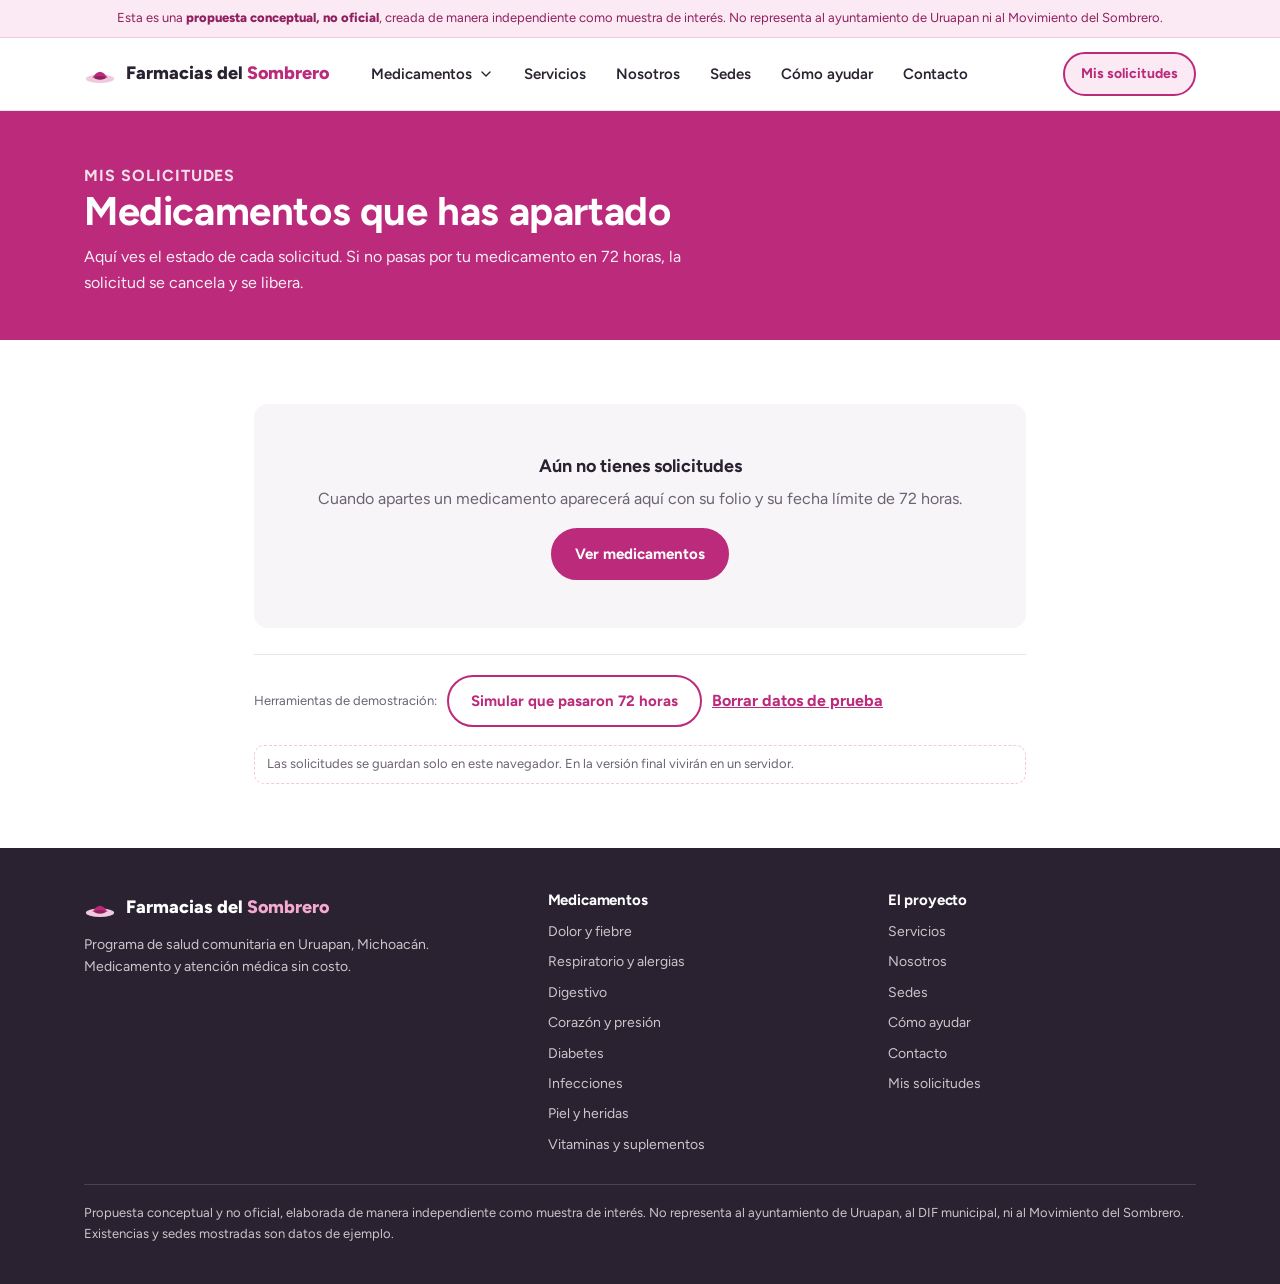
<file: solicitudes.html>
<!DOCTYPE html>
<html lang="es-MX">
<head>
<meta charset="UTF-8">
<meta name="viewport" content="width=device-width, initial-scale=1.0">
<title>Mis solicitudes | Farmacias del Sombrero</title>
<link rel="preconnect" href="https://fonts.googleapis.com">
<link rel="preconnect" href="https://fonts.gstatic.com" crossorigin>
<link href="https://fonts.googleapis.com/css2?family=Figtree:wght@400;500;600;700;800&display=swap" rel="stylesheet">
<link rel="stylesheet" href="css/main.css">
</head>
<body data-page="solicitudes">

<div id="site-disclaimer"></div>
<header id="site-header" class="site-header"></header>

<main>
  <section class="pagina-hero">
    <div class="contenedor">
      <p class="section-eyebrow">Mis solicitudes</p>
      <h1>Medicamentos que has apartado</h1>
      <p>Aquí ves el estado de cada solicitud. Si no pasas por tu medicamento en 72 horas, la solicitud se cancela y se libera.</p>
    </div>
  </section>

  <section>
    <div class="contenedor" style="max-width:820px;">
      <div class="solicitudes-lista" id="solicitudes-lista" aria-live="polite"></div>

      <div class="herramientas-demo">
        <span>Herramientas de demostración:</span>
        <button type="button" class="btn-secundario" id="btn-simular">Simular que pasaron 72 horas</button>
        <button type="button" class="btn-texto" id="btn-borrar">Borrar datos de prueba</button>
      </div>
      <p class="ayuda" id="resultado-demo" role="status" style="margin-top:10px"></p>
      <p class="nota-prototipo">Las solicitudes se guardan solo en este navegador. En la versión final vivirán en un servidor.</p>
    </div>
  </section>
</main>

<footer id="site-footer" class="site-footer"></footer>

<script type="module" src="js/pages/solicitudes.js"></script>
</body>
</html>
</file>
<file: css/main.css>
/* Punto de entrada de estilos. Cada archivo tiene una sola responsabilidad. */
@import url('tokens.css');
@import url('base.css');
@import url('layout.css');
@import url('components.css');
@import url('catalogo.css');
@import url('responsive.css');
</file>
